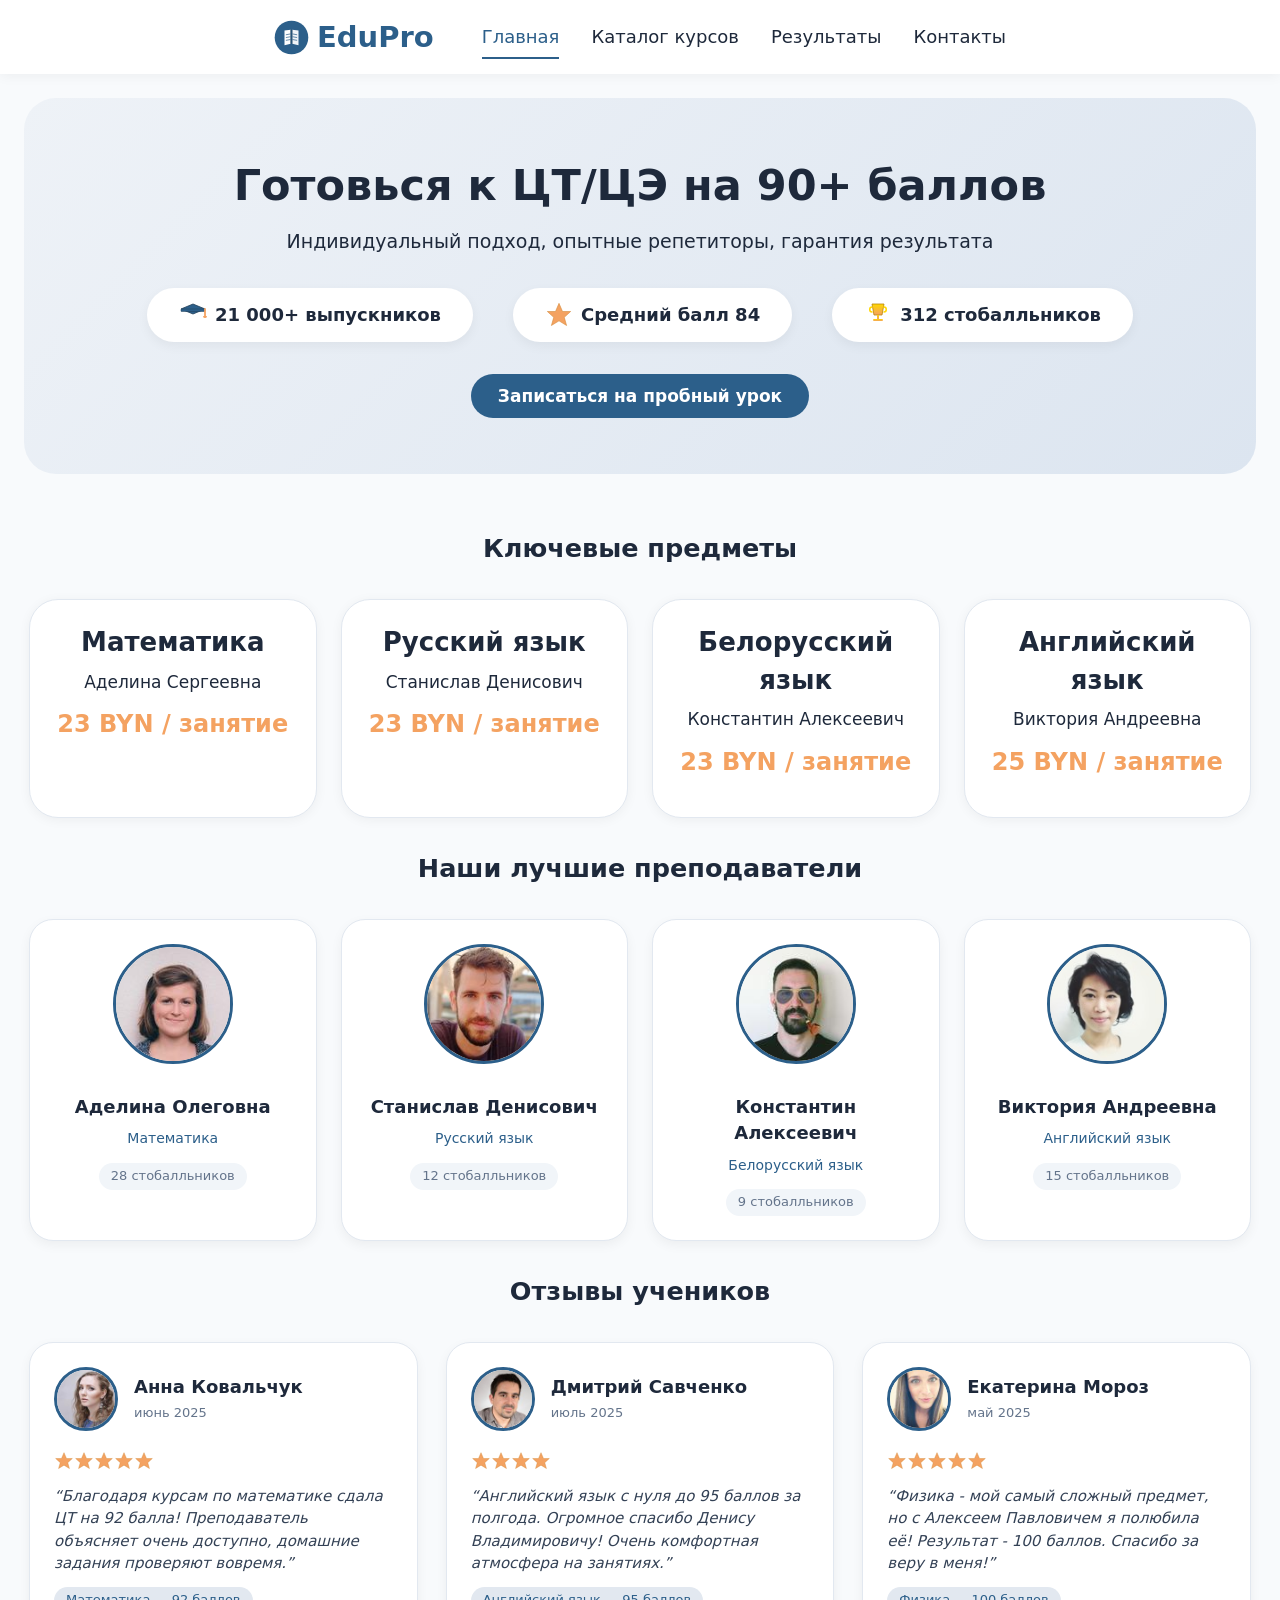
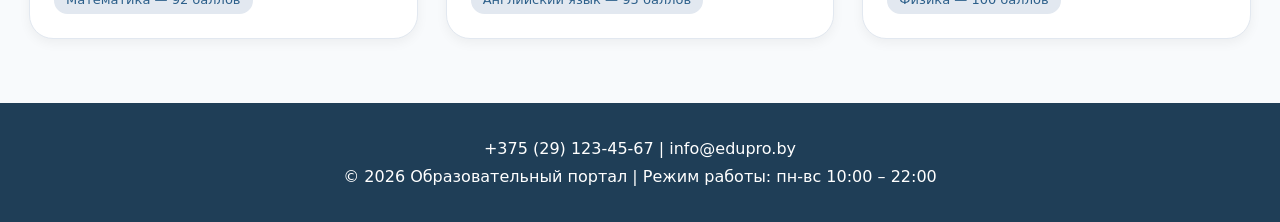
<file: index.html>
<!DOCTYPE html>
<html lang="ru">
<head>
    <meta charset="UTF-8">
    <meta name="viewport" content="width=device-width, initial-scale=1.0, viewport-fit=cover">
    <title>Главная | EduPro</title>
    <link rel="stylesheet" href="scss/common.css">
    <link rel="stylesheet" href="scss/index.css">
</head>
<body>
    <header>
        <nav class="navbar">
            <div class="logo">
                <img src="svg/logo.svg" alt="EduPro">
                <span>EduPro</span>
            </div>
            <ul class="nav-menu">
                <li><a href="index.html" class="active">Главная</a></li>
                <li><a href="catalog.html">Каталог курсов</a></li>
                <li><a href="results.html">Результаты</a></li>
                <li><a href="contacts.html">Контакты</a></li>
            </ul>
            <div class="burger">☰</div>
        </nav>
    </header>

    <main>
        <section class="hero">
            <h1>Готовься к ЦТ/ЦЭ на 90+ баллов</h1>
            <p>Индивидуальный подход, опытные репетиторы, гарантия результата</p>
            <div class="stats">
                <div class="stat-card">
                    <img src="svg/cap.svg" alt="🎓" class="stat-icon">
                    21 000+ выпускников
                </div>
                <div class="stat-card">
                    <img src="svg/star.svg" alt="⭐" class="stat-icon">
                    Средний балл 84
                </div>
                <div class="stat-card">
                    <img src="svg/trophy.svg" alt="🏆" class="stat-icon">
                    312 стобалльников
                </div>
             </div>
            <button class="btn-primary" id="heroBtn">Записаться на пробный урок</button>
        </section>

        <section class="container">
            <h2> Ключевые предметы</h2>
            <div class="cards-grid" id="previewSubjects">
                <div class="course-card">
                    <div class="course-title">Загрузка...</div>
                    <div class="teacher-name">Загрузка...</div>
                    <div class="price">--- BYN</div>
                </div>
                <div class="course-card">
                    <div class="course-title">Загрузка...</div>
                    <div class="teacher-name">Загрузка...</div>
                    <div class="price">--- BYN</div>
                </div>
                <div class="course-card">
                    <div class="course-title">Загрузка...</div>
                    <div class="teacher-name">Загрузка...</div>
                    <div class="price">--- BYN</div>
                </div>
                <div class="course-card">
                    <div class="course-title">Загрузка...</div>
                    <div class="teacher-name">Загрузка...</div>
                    <div class="price">--- BYN</div>
                </div>
            </div>

            <h2> Наши лучшие преподаватели</h2>
            <div class="teachers-grid">
                <div class="teacher-card">
                    <img src="image/photo/teacher_1.jpg" alt="Анна Петровна" class="teacher-photo">
                    <h3 class="teacher-name">Аделина Олеговна</h3>
                    <div class="teacher-subject">Математика</div>
                    <div class="teacher-achievement">28 стобалльников</div>
                </div>
                <div class="teacher-card">
                    <img src="image/photo/teacher_2.jpg" alt="Сергей Александрович" class="teacher-photo">
                    <h3 class="teacher-name">Станислав Денисович</h3>
                    <div class="teacher-subject">Русский язык</div>
                    <div class="teacher-achievement">12 стобалльников</div>
                </div>
                <div class="teacher-card">
                    <img src="image/photo/teacher_3.jpg" alt="Денис Владимирович" class="teacher-photo">
                    <h3 class="teacher-name">Константин Алексеевич</h3>
                    <div class="teacher-subject">Белорусский язык</div>
                    <div class="teacher-achievement">9 стобалльников</div>
                </div>
                <div class="teacher-card">
                    <img src="image/photo/teacher_4.jpg" alt="Екатерина Сергеевна" class="teacher-photo">
                    <h3 class="teacher-name">Виктория Андреевна</h3>
                    <div class="teacher-subject">Английский язык</div>
                    <div class="teacher-achievement">15 стобалльников</div>
                </div>
            </div>

            <h2> Отзывы учеников</h2>
            <div class="reviews-grid">
                <div class="testimonial-card">
                    <div class="testimonial-header">
                        <img src="image/photo/stud_1.jpg" alt="Анастасия Бочко" class="testimonial-photo">
                        <div class="testimonial-info">
                            <h4>Анастасия Бочко</h4>
                            <div class="testimonial-date">июнь 2025</div>
                        </div>
                    </div>
                    <div class="testimonial-stars"></div>
                    <div class="testimonial-text">“Благодаря курсам по математике сдала ЦТ на 80 баллов! Преподаватель отлично объясняет очень сложные темы, домашние задания проверяют вовремя.”</div>
                    <span class="testimonial-subject">Математика — 80 баллов</span>
                </div>
                <div class="testimonial-card">
                    <div class="testimonial-header">
                        <img src="image/photo/stud_2.jpg" alt="Лис Денис" class="testimonial-photo">
                        <div class="testimonial-info">
                            <h4>Лис Денис</h4>
                            <div class="testimonial-date">июль 2025</div>
                        </div>
                    </div>
                    <div class="testimonial-stars"></div>
                    <div class="testimonial-text">“С нуля до 67 баллов по английскому всего за полгода! Денис Владимирович — настоящий профессионал, занятия проходили в очень комфортной атмосфере.”</div>
                    <span class="testimonial-subject">Английский язык — 67 баллов</span>
                </div>
                <div class="testimonial-card">
                    <div class="testimonial-header">
                        <img src="image/photo/stud_3.jpg" alt="Екатерина Мороз" class="testimonial-photo">
                        <div class="testimonial-info">
                            <h4>Екатерина Мороз</h4>
                            <div class="testimonial-date">май 2025</div>
                        </div>
                    </div>
                    <div class="testimonial-stars"></div>
                    <div class="testimonial-text">“Физика - мой самый сложный предмет, но с Алексеем Павловичем я полюбила её! Результат - 95 баллов. Спасибо за веру в меня!”</div>
                    <span class="testimonial-subject">Физика - 95 баллов</span>
                </div>
            </div>
        </section>
    </main>

    <footer>
        <p> +375 (29) 123-45-67 |  info@edupro.by</p>
        <p>© 2026 Образовательный портал | Режим работы: пн-вс 10:00 – 22:00</p>  
    </footer>

    <script src="script.js"></script>
    <script>
    document.addEventListener('DOMContentLoaded', () => {
        if (typeof window.fillHomePreview === 'function') fillHomePreview();
        
        const heroBtn = document.getElementById('heroBtn');
        if (heroBtn) {
            heroBtn.onclick = () => {
                window.location.href = 'catalog.html';  // или 'contacts.html'
            };
        }
    });
</script>
</body>
</html>
</file>
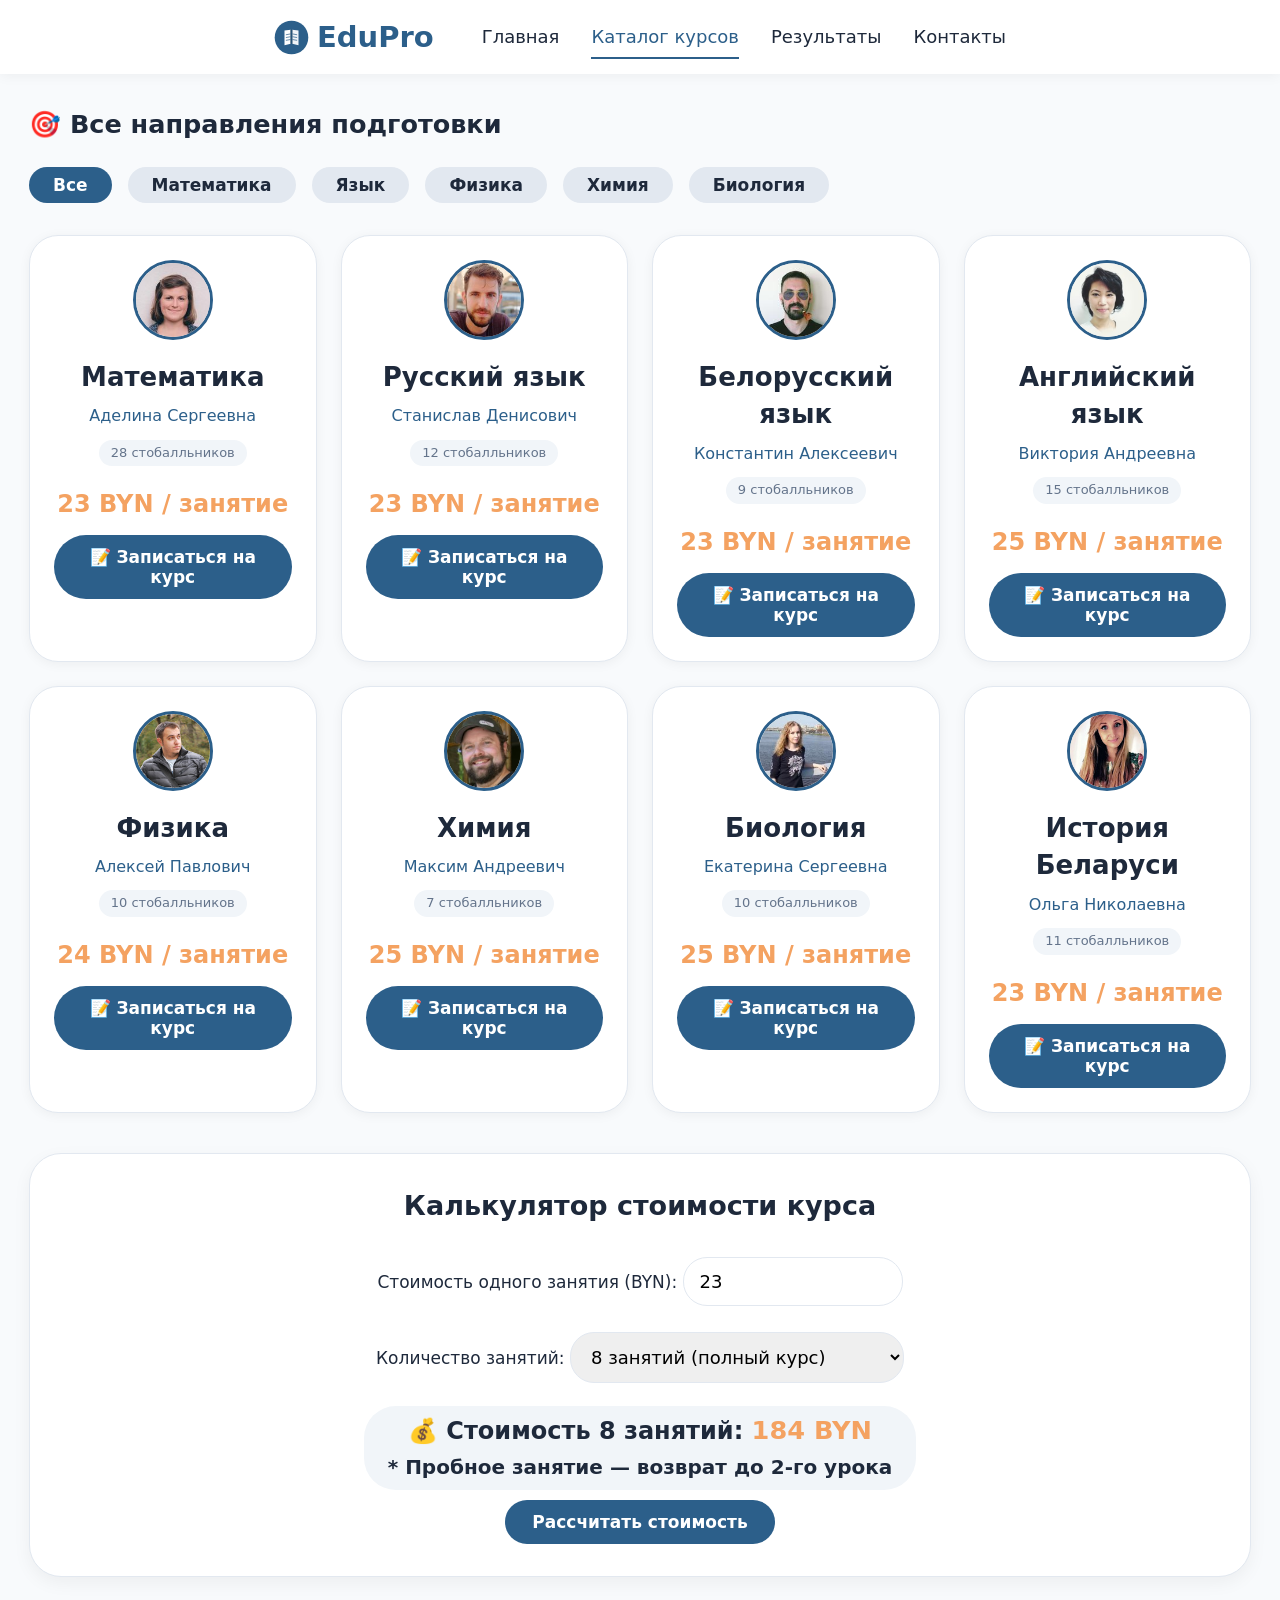
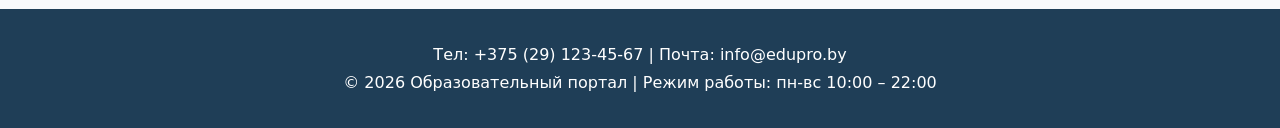
<file: catalog.html>
<!DOCTYPE html>
<html lang="ru">
<head>
    <meta charset="UTF-8">
    <meta name="viewport" content="width=device-width, initial-scale=1.0">
    <title>Каталог курсов | EduPro</title>
    <link rel="stylesheet" href="scss/common.css">
    <link rel="stylesheet" href="scss/catalog.css">
</head>
<body>
    <header>
        <nav class="navbar">
             <div class="logo">
                <img src="svg/logo.svg" alt="EduPro">
                <span>EduPro</span>
            </div>
            <ul class="nav-menu">
                <li><a href="index.html">Главная</a></li>
                <li><a href="catalog.html" class="active">Каталог курсов</a></li>
                <li><a href="results.html">Результаты</a></li>
                <li><a href="contacts.html">Контакты</a></li>
            </ul>
            <div class="burger">☰</div>
        </nav>
    </header>

    <main class="container">
        <h2>🎯 Все направления подготовки</h2>
        <div class="filter-bar" id="filterBar">
            <button class="filter-btn active" data-filter="all">Все</button>
            <button class="filter-btn" data-filter="математика">Математика</button>
            <button class="filter-btn" data-filter="язык">Язык</button>
            <button class="filter-btn" data-filter="физика">Физика</button>
            <button class="filter-btn" data-filter="химия">Химия</button>
            <button class="filter-btn" data-filter="биология">Биология</button>
        </div>
        
        <!-- Карточки курсов -->
        <div class="cards-grid" id="catalogGrid">
            
            <!-- Математика -->
            <div class="course-card" data-category="математика">
                <div class="teacher-photo-small">
                    <img src="image/photo/teacher_1.jpg" alt="Аделина Олеговна">
                </div>
                <div class="course-title">Математика</div>
                <div class="teacher-name-small"> Аделина Олеговна</div>
                <div class="achievement-small"> 8 стобалльников</div>
                <div class="price">23 BYN / занятие</div>
                <button class="enrollBtn" data-course="Математика">📝 Записаться на курс</button>
            </div>

            <!-- Русский язык -->
            <div class="course-card" data-category="язык">
                <div class="teacher-photo-small">
                    <img src="image/photo/teacher_2.jpg" alt="Олег Станиславович" >
                </div>
                <div class="course-title">Русский язык</div>
                <div class="teacher-name-small"> Олег Станиславович</div>
                <div class="achievement-small"> 12 стобалльников</div>
                <div class="price">23 BYN / занятие</div>
                <button class="enrollBtn" data-course="Русский язык">📝 Записаться на курс</button>
            </div>

            <!-- Белорусский язык -->
            <div class="course-card" data-category="язык">
                <div class="teacher-photo-small">
                    <img src="image/photo/teacher_3.jpg" alt="Михаил Сергеевич" >
                </div>
                <div class="course-title">Белорусский язык</div>
                <div class="teacher-name-small"> Михаил Сергеевич</div>
                <div class="achievement-small"> 9 стобалльников</div>
                <div class="price">23 BYN / занятие</div>
                <button class="enrollBtn" data-course="Белорусский язык">📝 Записаться на курс</button>
            </div>

            <!-- Английский язык -->
            <div class="course-card" data-category="язык">
                <div class="teacher-photo-small">
                    <img src="image/photo/teacher_4.jpg" alt="Джуди Павловна" >
                </div>
                <div class="course-title">Английский язык</div>
                <div class="teacher-name-small"> Джуди Павловна</div>
                <div class="achievement-small"> 15 стобалльников</div>
                <div class="price">25 BYN / занятие</div>
                <button class="enrollBtn" data-course="Английский язык">📝 Записаться на курс</button>
            </div>

            <!-- Физика -->
            <div class="course-card" data-category="физика">
                <div class="teacher-photo-small">
                    <img src="image/photo/teacher_5.jpg" alt="Алексей Павлович" >
                </div>
                <div class="course-title">Физика</div>
                <div class="teacher-name-small"> Алексей Павлович</div>
                <div class="achievement-small"> 10 стобалльников</div>
                <div class="price">24 BYN / занятие</div>
                <button class="enrollBtn" data-course="Физика">📝 Записаться на курс</button>
            </div>

            <!-- Химия -->
            <div class="course-card" data-category="химия">
                <div class="teacher-photo-small">
                    <img src="image/photo/teacher_6.jpg" alt="Максим Андреевич" >
                </div>
                <div class="course-title">Химия</div>
                <div class="teacher-name-small"> Максим Андреевич</div>
                <div class="achievement-small"> 7 стобалльников</div>
                <div class="price">25 BYN / занятие</div>
                <button class="enrollBtn" data-course="Химия">📝 Записаться на курс</button>
            </div>

            <!-- Биология -->
            <div class="course-card" data-category="биология">
                <div class="teacher-photo-small">
                    <img src="image/photo/teacher_7.jpg" alt="Екатерина Сергеевна" >
                </div>
                <div class="course-title">Биология</div>
                <div class="teacher-name-small"> Екатерина Сергеевна</div>
                <div class="achievement-small"> 10 стобалльников</div>
                <div class="price">25 BYN / занятие</div>
                <button class="enrollBtn" data-course="Биология">📝 Записаться на курс</button>
            </div>

            <!-- История Беларуси -->
            <div class="course-card" data-category="история">
                <div class="teacher-photo-small">
                    <img src="image/photo/teacher_8.jpg" alt="Ольга Николаевна" >
                </div>
                <div class="course-title">История Беларуси</div>
                <div class="teacher-name-small"> Ольга Николаевна</div>
                <div class="achievement-small"> 11 стобалльников</div>
                <div class="price">23 BYN / занятие</div>
                <button class="enrollBtn" data-course="История Беларуси">📝 Записаться на курс</button>
            </div>
        </div>

        <!-- Калькулятор стоимости -->
        <div class="calculator">
            <h3> Калькулятор стоимости курса</h3>
            
            <div class="calc-field">
                <label style="font-weight:500;">Стоимость одного занятия (BYN):</label>
                <input type="number" id="lessonPrice" class="calc-input" value="23" step="1" min="10" max="99">
            </div>
            
            <div class="calc-field">
                <label style="font-weight:500;">Количество занятий:</label>
                <select id="lessonsCount" class="calc-input" style="width:auto;">
                    <option value="4">4 занятия (половина модуля)</option>
                    <option value="8" selected>8 занятий (полный курс)</option>
                    <option value="12">12 занятий (интенсив)</option>
                    <option value="16">16 занятий (углублённый)</option>
                </select>
            </div>
            
            <div class="result" id="calcResult"> Стоимость 8 занятий: <strong>184 BYN</strong></div>
            
            <div class="calc-action">
                <button id="calcBtn">Рассчитать стоимость</button>
            </div>
    </main>

    <footer>
        <p>Тел: +375 (29) 123-45-67 | Почта: info@edupro.by</p>
        <p>© 2026 Образовательный портал | Режим работы: пн-вс 10:00 – 22:00</p>  
    </footer>

    <script src="script.js"></script>
    <script>
        document.addEventListener('DOMContentLoaded', () => {
            // Фильтрация карточек
            const filterBtns = document.querySelectorAll('.filter-btn');
            const cards = document.querySelectorAll('.course-card');

            filterBtns.forEach(btn => {
                btn.addEventListener('click', () => {
                    filterBtns.forEach(b => b.classList.remove('active'));
                    btn.classList.add('active');
                    const filterValue = btn.dataset.filter;
                    
                    cards.forEach(card => {
                        if (filterValue === 'all' || card.dataset.category === filterValue) {
                            card.style.display = 'block';
                        } else {
                            card.style.display = 'none';
                        }
                    });
                });
            });

            // Калькулятор
            const priceInput = document.getElementById('lessonPrice');
            const lessonsSelect = document.getElementById('lessonsCount');
            const calcBtn = document.getElementById('calcBtn');
            const resultDiv = document.getElementById('calcResult');

            if (calcBtn && priceInput && lessonsSelect) {
                const updateCalculator = () => {
                    let price = parseFloat(priceInput.value) || 23;
                    price = Math.min(99, Math.max(10, price));
                    priceInput.value = price;
                    const total = price * parseInt(lessonsSelect.value, 10);
                    resultDiv.innerHTML = `💰 Стоимость <strong>${lessonsSelect.value} занятий</strong>: <span style="color:#f4a261; font-size:1.6rem;">${total} BYN</span><br><small>* Пробное занятие — возврат до 2-го урока</small>`;
                };
                calcBtn.addEventListener('click', updateCalculator);
                priceInput.addEventListener('input', updateCalculator);
                lessonsSelect.addEventListener('change', updateCalculator);
                updateCalculator();
            }

           
        });
    </script>
</body>
</html>
</file>
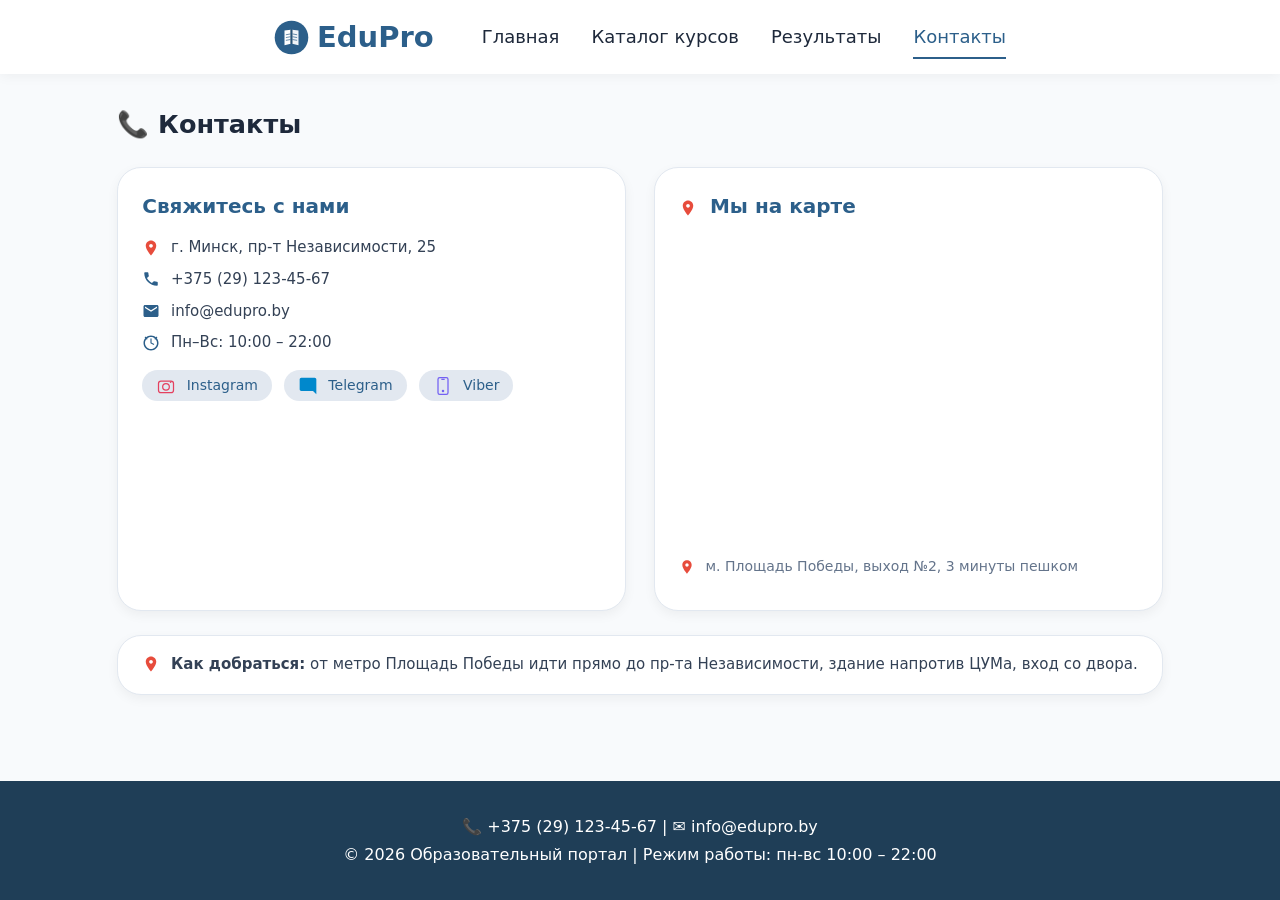
<file: contacts.html>
<!DOCTYPE html>
<html lang="ru">
<head>
    <meta charset="UTF-8">
    <meta name="viewport" content="width=device-width, initial-scale=1.0">
    <title>Контакты | EduPro</title>
    <link rel="stylesheet" href="scss/common.css">
    <link rel="stylesheet" href="scss/contacts.css">
</head>
<body>
    <header>
        <nav class="navbar">
            <div class="logo">
                <img src="svg/logo.svg" alt="EduPro">
                <span>EduPro</span>
            </div>
            <ul class="nav-menu">
                <li><a href="index.html">Главная</a></li>
                <li><a href="catalog.html">Каталог курсов</a></li>
                <li><a href="results.html">Результаты</a></li>
                <li><a href="contacts.html" class="active">Контакты</a></li>
            </ul>
            <div class="burger">☰</div>
        </nav>
    </header>

    <main class="container">
        <h2>📞 Контакты</h2>
        
        <div class="contact-grid">
            <!-- Контактная информация -->
            <div class="contact-card">
                <h3>Свяжитесь с нами</h3>
                <p>
                    <img src="svg/location.svg" alt="📍" class="contact-icon">
                    г. Минск, пр-т Независимости, 25
                </p>
                <p>
                    <img src="svg/phone.svg" alt="📞" class="contact-icon">
                    +375 (29) 123-45-67
                </p>
                <p>
                    <img src="svg/mail.svg" alt="✉️" class="contact-icon">
                    info@edupro.by
                </p>
                <p>
                    <img src="svg/clock.svg" alt="⏰" class="contact-icon">
                    Пн–Вс: 10:00 – 22:00
                </p>
                <div class="social">
                    <span>
                        <img src="svg/photo.svg" alt="📷" class="social-icon">
                        Instagram
                    </span>
                    <span>
                        <img src="svg/message.svg" alt="💬" class="social-icon">
                        Telegram
                    </span>
                    <span>
                        <img src="svg/smartphone.svg" alt="📱" class="social-icon">
                        Viber
                    </span>
                </div>
            </div>

            <!-- Google Карта -->
            <div class="contact-card">
                <h3>
                    <img src="svg/location.svg" alt="📍" class="contact-icon">
                    Мы на карте
                </h3>
                <div style="margin-top: 10px; border-radius: 16px; overflow: hidden;">
                    <iframe 
                        src="https://www.google.com/maps/embed?pb=!1m18!1m12!1m3!1d2350.507273750371!2d27.5782567763154!3d53.90275167248078!2m3!1f0!2f0!3f0!3m2!1i1024!2i768!4f13.1!3m3!1m2!1s0x46dbcfb5f5e3c7b5%3A0x4b5b5b5b5b5b5b5b!2z0L_RgC3RgiDQndC10LfQsNCy0LjRgdC40LzQvtGB0YLQuCwgMjUsINCc0LjQvdGB0Lo!5e0!3m2!1sru!2sby!4v1700000000000!5m2!1sru!2sby" 
                        width="100%" 
                        height="300" 
                        style="border:0;" 
                        allowfullscreen="" 
                        loading="lazy"
                        referrerpolicy="no-referrer-when-downgrade">
                    </iframe>
                </div>
                <p style="margin-top: 12px; font-size: 14px; color: #64748b;">
                    <img src="svg/location.svg" alt="🚇" class="contact-icon" style="width:16px;height:16px;">
                    м. Площадь Победы, выход №2, 3 минуты пешком
                </p>
            </div>
        </div>

        <!-- Дополнительная информация -->
        <div class="map-card">
            <p>
                <img src="svg/location.svg" alt="🗺️" class="contact-icon">
                <strong>Как добраться:</strong> от метро Площадь Победы идти прямо до пр-та Независимости, здание напротив ЦУМа, вход со двора.
            </p>
        </div>
    </main>

    <footer>
        <p>📞 +375 (29) 123-45-67 | ✉️ info@edupro.by</p>
        <p>© 2026 Образовательный портал | Режим работы: пн-вс 10:00 – 22:00</p>  
    </footer>
    
    <script src="script.js"></script>
</body>
</html>
</file>
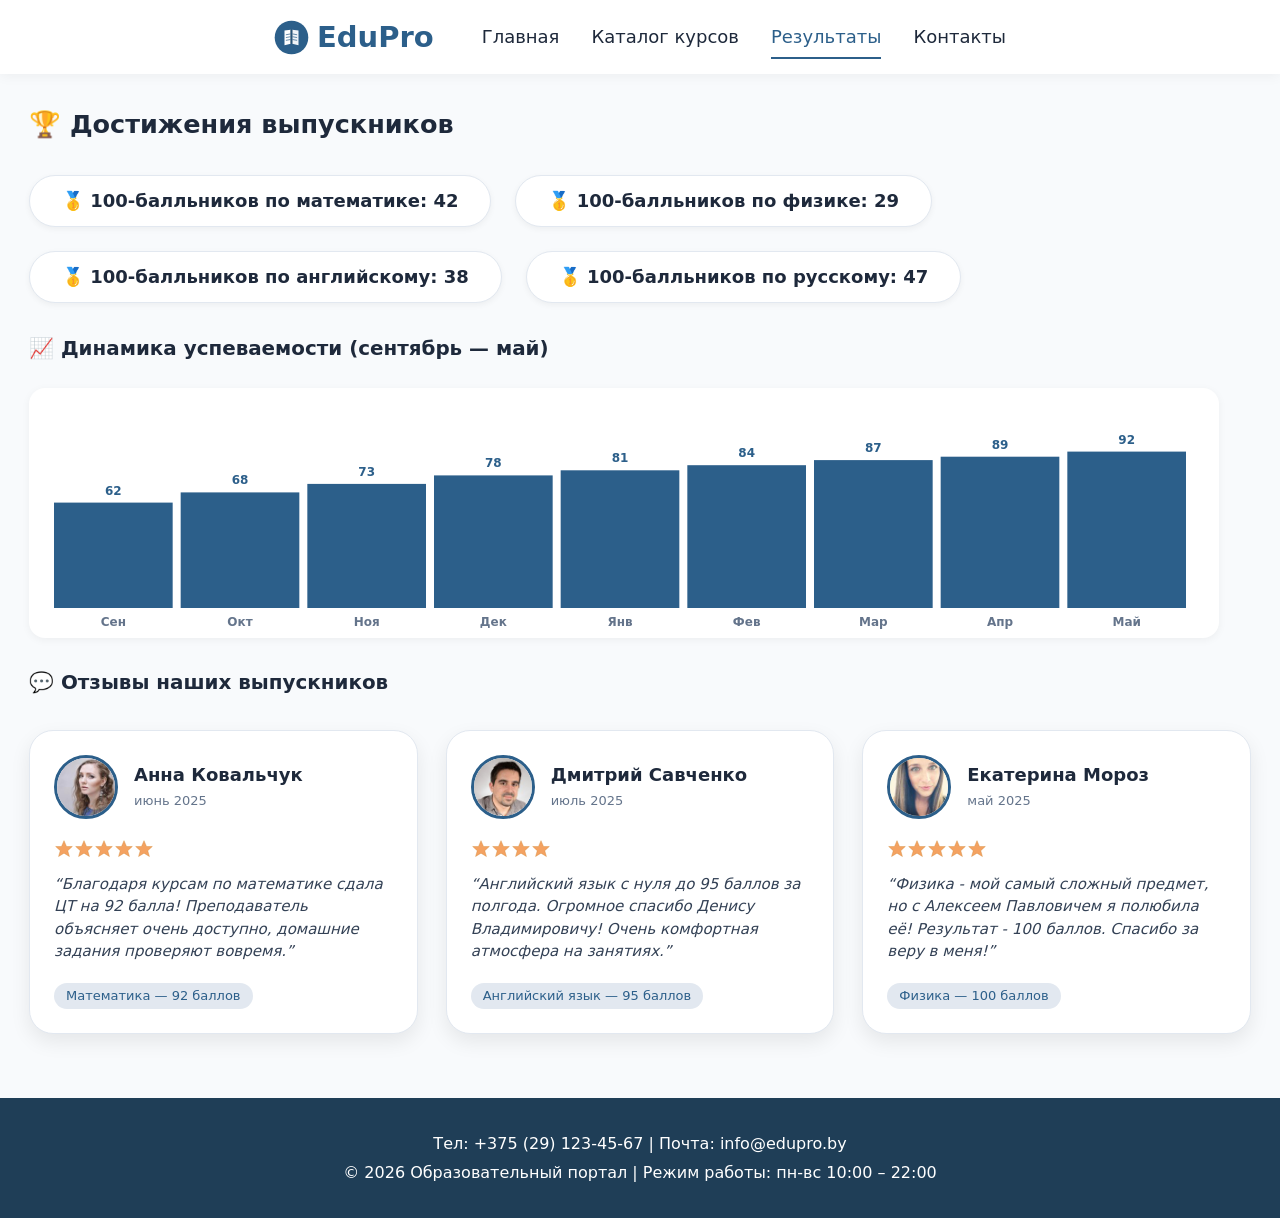
<file: results.html>
<!DOCTYPE html>
<html lang="ru">
<head>
    <meta charset="UTF-8">
    <meta name="viewport" content="width=device-width, initial-scale=1.0">
    <title>Результаты учеников | EduPro</title>
    <link rel="stylesheet" href="scss/common.css">
    <link rel="stylesheet" href="scss/results.css">
</head>
<body>
    <header>
        <nav class="navbar">
             <div class="logo">
                <img src="svg/logo.svg" alt="EduPro">
                <span>EduPro</span>
            </div>
            <ul class="nav-menu">
                <li><a href="index.html">Главная</a></li>
                <li><a href="catalog.html">Каталог курсов</a></li>
                <li><a href="results.html" class="active">Результаты</a></li>
                <li><a href="contacts.html">Контакты</a></li>
            </ul>
            <div class="burger">☰</div>
        </nav>
    </header>

    <main class="container">
        <!-- Блок достижений (выравнивание по левому краю) -->
        <div class="results-section">
            <h2>🏆 Достижения выпускников</h2>
            <div class="stats-grid stats-grid-left">
                <div class="stat-card">🥇 100-балльников по математике: 42</div>
                <div class="stat-card">🥇 100-балльников по физике: 29</div>
                <div class="stat-card">🥇 100-балльников по английскому: 38</div>
                <div class="stat-card">🥇 100-балльников по русскому: 47</div>
            </div>
        </div>

        <!-- График успеваемости (сентябрь - май) -->
        <div class="results-section">
            <h3>📈 Динамика успеваемости (сентябрь — май)</h3>
            <canvas id="progressChart" width="600" height="250" style="max-width:100%; background:#fff; border-radius:16px;"></canvas>
        </div>

        <!-- ОТЗЫВЫ  -->
        <div class="results-section">
            <h3>💬 Отзывы наших выпускников</h3>
            <div class="reviews-grid">
                
                <!-- Отзыв 1 -->
                <div class="testimonial-card">
                    <div class="testimonial-header">
                        <img src="image/photo/stud_3.jpg" alt="Анна Ковальчук" class="testimonial-photo" onerror="this.src='https://via.placeholder.com/64?text=Фото'">
                        <div class="testimonial-info">
                            <h4>Анна Ковальчук</h4>
                            <div class="testimonial-date">июнь 2025</div>
                        </div>
                    </div>
                    <div class="testimonial-stars"></div>
                    <div class="testimonial-text">“Благодаря курсам по математике сдала ЦТ на 92 балла! Преподаватель объясняет очень доступно, домашние задания проверяют вовремя.”</div>
                    <span class="testimonial-subject">Математика — 92 балла</span>
                </div>

                <!-- Отзыв 2 -->
                <div class="testimonial-card">
                    <div class="testimonial-header">
                        <img src="image/photo/stud_2.jpg" alt="Дмитрий Савченко" class="testimonial-photo" onerror="this.src='https://via.placeholder.com/64?text=Фото'">
                        <div class="testimonial-info">
                            <h4>Дмитрий Савченко</h4>
                            <div class="testimonial-date">июль 2025</div>
                        </div>
                    </div>
                    <div class="testimonial-stars"></div>
                    <div class="testimonial-text">“Английский язык с нуля до 95 баллов за полгода. Огромное спасибо Денису Владимировичу! Очень комфортная атмосфера на занятиях.”</div>
                    <span class="testimonial-subject">Английский язык — 95 баллов</span>
                </div>

                <!-- Отзыв 3 -->
                <div class="testimonial-card">
                    <div class="testimonial-header">
                        <img src="image/photo/stud_1.jpg" alt="Екатерина Мороз" class="testimonial-photo" onerror="this.src='https://via.placeholder.com/64?text=Фото'">
                        <div class="testimonial-info">
                            <h4>Екатерина Мороз</h4>
                            <div class="testimonial-date">май 2025</div>
                        </div>
                    </div>
                    <div class="testimonial-stars"></div>
                    <div class="testimonial-text">“Физика - мой самый сложный предмет, но с Алексеем Павловичем я полюбила её! Результат - 100 баллов. Спасибо за веру в меня!”</div>
                    <span class="testimonial-subject">Физика - 100 баллов</span>
                </div>
            </div>
        </div>
    </main>

   <footer>
        <p>Тел: +375 (29) 123-45-67 | Почта: info@edupro.by</p>
        <p>© 2026 Образовательный портал | Режим работы: пн-вс 10:00 – 22:00</p>  
    </footer>

    <script src="script.js"></script>
    <script>
        // Только график (отзывы уже в HTML, не трогаем)
        document.addEventListener('DOMContentLoaded', () => {
            if (typeof window.drawProgressChart === 'function') {
                window.drawProgressChart();
            } else if (typeof window.initResults === 'function') {
                // fallback если функция называется initResults
                window.initResults();
            }
        });
    </script>
</body>
</html>
</file>
<file: scss/common.css>
* {
  margin: 0;
  padding: 0;
  box-sizing: border-box;
  font-family: system-ui, "Segoe UI", "Roboto", sans-serif;
}

body {
  background: #f8fafc;
  color: #1e293b;
  font-size: 17px;
  line-height: 1.45;
  display: flex;
  flex-direction: column;
  min-height: 100vh;
}

main {
  flex: 1;
}

.navbar {
  background: #ffffff;
  padding: 0 32px;
  display: flex;
  justify-content: center;
  align-items: center;
  flex-wrap: wrap;
  gap: 48px;
  box-shadow: 0 2px 12px rgba(0, 0, 0, 0.05);
}
.navbar .logo {
  display: flex;
  align-items: center;
  gap: 8px;
  font-size: 29px;
  font-weight: bold;
  color: #2c5f8a;
  padding: 16px 0;
  text-decoration: none;
}
.navbar .logo svg {
  width: 40px;
  height: 40px;
  display: block;
}
.navbar .logo span {
  font-size: 29px;
  font-weight: bold;
  color: #2c5f8a;
}
.navbar .nav-menu {
  display: flex;
  list-style: none;
  gap: 32px;
}
.navbar .nav-menu a {
  text-decoration: none;
  color: #1e293b;
  font-weight: 500;
  font-size: 18px;
  padding: 10px 0;
}
.navbar .nav-menu a.active, .navbar .nav-menu a:hover {
  color: #2c5f8a;
  border-bottom: 2px solid #2c5f8a;
}
.navbar .burger {
  display: none;
  font-size: 32px;
  cursor: pointer;
}

@media (max-width: 768px) {
  .navbar .nav-menu {
    display: none;
    width: 100%;
    flex-direction: column;
    gap: 24px;
    text-align: center;
    background: #ffffff;
    padding: 16px 0;
  }
  .navbar .nav-menu.show {
    display: flex;
  }
  .navbar .nav-menu a {
    padding: 13px 0;
  }
  .navbar .burger {
    display: block;
  }
  .container {
    padding: 24px 16px;
  }
}
.container {
  max-width: 1280px;
  margin: 0 auto;
  padding: 32px 29px;
}

.stats {
  display: flex;
  justify-content: center;
  gap: 40px;
  flex-wrap: wrap;
  margin: 32px 0;
}

.stat-card {
  background: #ffffff;
  padding: 13px 32px;
  border-radius: 48px;
  font-weight: bold;
  font-size: 18px;
  box-shadow: 0 2px 12px rgba(0, 0, 0, 0.05);
  display: flex;
  align-items: center;
  gap: 8px;
}

.cards-grid {
  display: grid;
  grid-template-columns: repeat(4, 1fr);
  gap: 24px;
  margin: 32px 0;
}
@media (max-width: 900px) {
  .cards-grid {
    grid-template-columns: repeat(2, 1fr);
    gap: 20px;
  }
}
@media (max-width: 600px) {
  .cards-grid {
    grid-template-columns: 1fr;
    gap: 20px;
  }
}

.course-card {
  background: #ffffff;
  border-radius: 29px;
  padding: 24px;
  box-shadow: 0 2px 12px rgba(0, 0, 0, 0.05);
  border: 1px solid #e2e8f0;
  transition: transform 0.2s;
  text-align: center;
}
.course-card:hover {
  transform: translateY(-4px);
}
.course-card .course-title {
  font-size: 26px;
  font-weight: bold;
  margin-bottom: 8px;
}
.course-card .price {
  font-size: 24px;
  font-weight: bold;
  color: #f4a261;
  margin: 13px 0;
}

.btn-primary, button, .enrollBtn, .filter-btn, #sendFeedbackBtn, #calcBtn {
  background: #2c5f8a;
  color: #ffffff;
  border: none;
  padding: 12px 27px;
  border-radius: 48px;
  font-size: 17px;
  font-weight: 600;
  cursor: pointer;
  transition: 0.2s;
}
.btn-primary:hover, button:hover, .enrollBtn:hover, .filter-btn:hover, #sendFeedbackBtn:hover, #calcBtn:hover {
  background: #1f3e57;
  transform: scale(0.98);
}

footer {
  text-align: center;
  background: #1f3e57;
  color: #ffffff;
  padding: 29px;
  font-size: 16px;
  margin-top: auto;
}
footer p {
  margin: 5px 0;
}

.star-icon, .trophy-icon, .cap-icon, .stat-icon {
  width: 20px;
  height: 20px;
  vertical-align: middle;
}

.stat-icon {
  width: 28px;
  height: 28px;
}

@media (max-width: 600px) {
  .star-icon, .trophy-icon, .cap-icon {
    width: 16px;
    height: 16px;
  }
  .stat-icon {
    width: 22px;
    height: 22px;
  }
  .stat-card {
    padding: 10px 20px;
    font-size: 16px;
  }
}
.contact-icon,
.social-icon {
  width: 18px;
  height: 18px;
  vertical-align: middle;
  margin-right: 6px;
}

.social-icon {
  width: 20px;
  height: 20px;
}

@media (max-width: 600px) {
  .contact-icon,
  .social-icon {
    width: 14px;
    height: 14px;
  }
  .social-icon {
    width: 16px;
    height: 16px;
  }
}/*# sourceMappingURL=common.css.map */
</file>
<file: scss/index.css>
.hero {
  background: linear-gradient(135deg, #eef2f7, #dce5f0);
  border-radius: 32px;
  padding: 56px 32px;
  text-align: center;
  margin: 24px;
}
.hero h1 {
  font-size: 43px;
  margin-bottom: 12px;
}
.hero p {
  font-size: 19px;
}

.stats {
  display: flex;
  justify-content: center;
  gap: 40px;
  flex-wrap: wrap;
  margin: 32px 0;
}
.stats .stat-card {
  background: #ffffff;
  padding: 13px 32px;
  border-radius: 48px;
  font-weight: bold;
  font-size: 18px;
  box-shadow: 0 4px 12px rgba(0, 0, 0, 0.05);
}

.reviews-grid {
  display: grid;
  grid-template-columns: repeat(3, 1fr);
  gap: 28px;
  margin: 32px 0;
}
@media (max-width: 900px) {
  .reviews-grid {
    grid-template-columns: repeat(2, 1fr);
    gap: 20px;
  }
}
@media (max-width: 600px) {
  .reviews-grid {
    grid-template-columns: 1fr;
  }
}

.testimonial-card {
  background: #ffffff;
  border-radius: 24px;
  padding: 24px;
  box-shadow: 0 4px 12px rgba(0, 0, 0, 0.05);
  border: 1px solid #e2e8f0;
  transition: transform 0.2s;
  display: flex;
  flex-direction: column;
}
.testimonial-card:hover {
  transform: translateY(-4px);
}
.testimonial-card .testimonial-header {
  display: flex;
  align-items: center;
  gap: 16px;
  margin-bottom: 16px;
}
.testimonial-card .testimonial-photo {
  width: 64px;
  height: 64px;
  border-radius: 50%;
  -o-object-fit: cover;
     object-fit: cover;
  border: 3px solid #2c5f8a;
}
@media (max-width: 600px) {
  .testimonial-card .testimonial-photo {
    width: 52px;
    height: 52px;
  }
}
.testimonial-card .testimonial-info h4 {
  font-size: 18px;
  font-weight: bold;
  margin: 0 0 4px;
  color: #1e293b;
}
.testimonial-card .testimonial-date {
  font-size: 13px;
  color: #64748b;
}
.testimonial-card .testimonial-stars {
  color: #f4a261;
  font-size: 18px;
  letter-spacing: 2px;
  margin-bottom: 12px;
}
.testimonial-card .testimonial-text {
  font-size: 15px;
  line-height: 1.5;
  color: #334155;
  font-style: italic;
  margin-bottom: 12px;
  flex: 1;
}
.testimonial-card .testimonial-subject {
  display: inline-block;
  background: #e2e8f0;
  padding: 4px 12px;
  border-radius: 20px;
  font-size: 13px;
  font-weight: 500;
  color: #2c5f8a;
  align-self: flex-start;
}
@media (max-width: 600px) {
  .testimonial-card {
    padding: 18px;
  }
}

.teachers-grid {
  display: grid;
  grid-template-columns: repeat(4, 1fr);
  gap: 24px;
  margin: 32px 0;
}
@media (max-width: 900px) {
  .teachers-grid {
    grid-template-columns: repeat(2, 1fr);
  }
}
@media (max-width: 600px) {
  .teachers-grid {
    grid-template-columns: 1fr;
  }
}
.teachers-grid .teacher-card {
  background: #ffffff;
  border-radius: 24px;
  padding: 24px;
  text-align: center;
  box-shadow: 0 4px 12px rgba(0, 0, 0, 0.05);
  border: 1px solid #e2e8f0;
  transition: transform 0.2s;
}
.teachers-grid .teacher-card:hover {
  transform: translateY(-4px);
}
.teachers-grid .teacher-card .teacher-photo {
  width: 120px;
  height: 120px;
  border-radius: 50%;
  -o-object-fit: cover;
     object-fit: cover;
  margin-bottom: 16px;
  border: 3px solid #2c5f8a;
}
.teachers-grid .teacher-card .teacher-name {
  font-size: 18px;
  font-weight: bold;
  margin: 8px 0;
  color: #1e293b;
}
.teachers-grid .teacher-card .teacher-subject {
  font-size: 14px;
  color: #2c5f8a;
  margin: 6px 0;
  font-weight: 500;
}
.teachers-grid .teacher-card .teacher-achievement {
  font-size: 13px;
  color: #64748b;
  background: #f1f5f9;
  display: inline-block;
  padding: 4px 12px;
  border-radius: 20px;
  margin-top: 8px;
}

h2 {
  text-align: center;
}/*# sourceMappingURL=index.css.map */
</file>
<file: scss/catalog.css>
.filter-bar {
  display: flex;
  gap: 16px;
  flex-wrap: wrap;
  margin: 24px 0;
}
.filter-bar .filter-btn {
  background: #e2e8f0;
  color: #1e293b;
  padding: 8px 24px;
}
.filter-bar .filter-btn:hover {
  background: #2c5f8a;
  color: #ffffff;
}
.filter-bar .filter-btn.active {
  background: #2c5f8a;
  color: #ffffff;
}

.calculator {
  background: #ffffff;
  border-radius: 32px;
  padding: 32px;
  margin-top: 40px;
  box-shadow: 0 6px 18px rgba(0, 0, 0, 0.05);
  border: 1px solid #e2e8f0;
  text-align: center;
}
.calculator h3 {
  font-size: 27px;
  margin-bottom: 19px;
}
.calculator .calc-input {
  width: 220px;
  padding: 13px 16px;
  font-size: 18px;
  border-radius: 24px;
  border: 1px solid #e2e8f0;
  margin: 13px 0;
}
.calculator .result {
  font-size: 24px;
  font-weight: bold;
  margin: 10px;
  background: #f1f5f9;
  display: inline-block;
  padding: 6px 24px;
  border-radius: 32px;
}

.teacher-photo-small {
  text-align: center;
  margin-bottom: 12px;
}
.teacher-photo-small img {
  width: 80px;
  height: 80px;
  border-radius: 50%;
  -o-object-fit: cover;
     object-fit: cover;
  border: 3px solid #2c5f8a;
}

.teacher-name-small {
  font-size: 16px;
  font-weight: 500;
  color: #2c5f8a;
  margin: 8px 0 4px;
  text-align: center;
}

.achievement-small {
  font-size: 13px;
  color: #64748b;
  background: #f1f5f9;
  display: inline-block;
  width: auto;
  padding: 4px 12px;
  border-radius: 20px;
  margin: 8px auto;
  text-align: center;
}

@media (max-width: 900px) {
  .cards-grid {
    grid-template-columns: repeat(2, 1fr);
    gap: 20px;
  }
}
@media (max-width: 600px) {
  .cards-grid {
    grid-template-columns: 1fr;
    gap: 20px;
  }
  .filter-bar {
    justify-content: center;
  }
  .calculator .calc-input {
    width: 100%;
    max-width: 250px;
    margin: 10px auto;
    display: block;
  }
}/*# sourceMappingURL=catalog.css.map */
</file>
<file: scss/contacts.css>
.contact-grid {
  display: flex;
  gap: 28px;
  margin: 24px 0;
  flex-wrap: wrap;
}

.contact-card {
  flex: 1;
  background: #ffffff;
  border-radius: 24px;
  padding: 24px;
  box-shadow: 0 4px 12px rgba(0, 0, 0, 0.05);
  border: 1px solid #e2e8f0;
  min-width: 260px;
}
.contact-card h3 {
  font-size: 20px;
  margin-bottom: 16px;
  color: #2c5f8a;
}
.contact-card p {
  margin: 10px 0;
  font-size: 15px;
  color: #334155;
}
.contact-card input, .contact-card textarea {
  width: 100%;
  padding: 10px 14px;
  margin-bottom: 14px;
  border: 1px solid #cbd5e1;
  border-radius: 20px;
  font-size: 15px;
  font-family: inherit;
}
.contact-card input:focus, .contact-card textarea:focus {
  outline: none;
  border-color: #2c5f8a;
}
.contact-card button {
  background: #2c5f8a;
  color: #ffffff;
  border: none;
  padding: 10px 20px;
  border-radius: 30px;
  font-size: 15px;
  font-weight: 500;
  cursor: pointer;
}
.contact-card button:hover {
  background: #1f3e57;
}

.social {
  margin-top: 16px;
  display: flex;
  gap: 12px;
  flex-wrap: wrap;
}
.social span {
  background: #e2e8f0;
  padding: 5px 14px;
  border-radius: 30px;
  font-size: 14px;
  color: #2c5f8a;
  cursor: pointer;
}
.social span:hover {
  background: #2c5f8a;
  color: #ffffff;
}

.map-card {
  background: #ffffff;
  border-radius: 24px;
  padding: 18px 24px;
  margin-top: 16px;
  border: 1px solid #e2e8f0;
  box-shadow: 0 4px 12px rgba(0, 0, 0, 0.05);
}
.map-card p {
  margin: 0;
  font-size: 15px;
  color: #334155;
}

@media (max-width: 900px) {
  .contact-grid {
    gap: 20px;
  }
  .contact-card {
    padding: 20px;
  }
  .contact-card h3 {
    font-size: 18px;
  }
  .contact-card p, .contact-card input, .contact-card textarea {
    font-size: 14px;
  }
  .contact-card input, .contact-card textarea {
    padding: 8px 12px;
  }
  .contact-card button {
    padding: 8px 16px;
    font-size: 14px;
    width: 100%;
  }
  .social span {
    padding: 4px 12px;
    font-size: 13px;
  }
  .map-card {
    padding: 14px 20px;
  }
  .map-card p {
    font-size: 14px;
  }
}
@media (max-width: 768px) {
  .contact-grid {
    flex-direction: column;
    gap: 16px;
    margin: 16px 0;
  }
  .contact-card {
    flex: 100%;
    min-width: auto;
    padding: 18px;
  }
  .contact-card h3 {
    font-size: 18px;
    margin-bottom: 12px;
  }
  .contact-card p {
    font-size: 14px;
    margin: 8px 0;
  }
  .contact-card input, .contact-card textarea {
    padding: 10px 12px;
    margin-bottom: 12px;
  }
  .contact-card button {
    width: 100%;
    padding: 10px 16px;
  }
  .social {
    gap: 10px;
    justify-content: center;
  }
  .social span {
    padding: 6px 14px;
    font-size: 13px;
  }
  .map-card {
    padding: 14px 16px;
    text-align: center;
  }
  .map-card p {
    font-size: 13px;
  }
}
@media (max-width: 480px) {
  .contact-card {
    padding: 14px;
  }
  .contact-card h3 {
    font-size: 16px;
  }
  .contact-card p, .contact-card input, .contact-card textarea, .contact-card button {
    font-size: 13px;
  }
  .contact-card input, .contact-card textarea {
    padding: 8px 10px;
  }
  .contact-card button {
    padding: 8px 14px;
  }
  .social {
    gap: 8px;
  }
  .social span {
    padding: 4px 10px;
    font-size: 12px;
  }
  .map-card {
    padding: 12px;
  }
  .map-card p {
    font-size: 12px;
  }
}/*# sourceMappingURL=contacts.css.map */
</file>
<file: scss/results.css>
.stats-grid {
  display: flex;
  gap: 24px;
  flex-wrap: wrap;
  margin: 32px 0;
}
.stats-grid.stats-grid-left {
  justify-content: flex-start;
}
.stats-grid .stat-card {
  background: #ffffff;
  padding: 12px 32px;
  border-radius: 48px;
  font-weight: bold;
  font-size: 18px;
  box-shadow: 0 2px 6px rgba(0, 0, 0, 0.05);
  text-align: center;
  border: 1px solid #e2e8f0;
}

canvas {
  background: #ffffff;
  border-radius: 16px;
  margin: 24px 0;
  width: 100%;
  height: auto;
  box-shadow: 0 2px 8px rgba(0, 0, 0, 0.05);
}

.reviews-grid {
  display: grid;
  grid-template-columns: repeat(auto-fill, minmax(320px, 1fr));
  gap: 28px;
  margin: 32px 0;
}

.testimonial-card {
  background: #ffffff;
  border-radius: 24px;
  padding: 24px;
  box-shadow: 0 8px 20px rgba(0, 0, 0, 0.08);
  border: 1px solid #e2e8f0;
  transition: transform 0.2s;
}
.testimonial-card:hover {
  transform: translateY(-4px);
}
.testimonial-card .testimonial-header {
  display: flex;
  align-items: center;
  gap: 16px;
  margin-bottom: 16px;
}
.testimonial-card .testimonial-photo {
  width: 64px;
  height: 64px;
  border-radius: 50%;
  -o-object-fit: cover;
     object-fit: cover;
  border: 3px solid #2c5f8a;
}
.testimonial-card .testimonial-info h4 {
  font-size: 18px;
  font-weight: bold;
  margin: 0 0 4px 0;
  color: #1e293b;
}
.testimonial-card .testimonial-info .testimonial-date {
  font-size: 13px;
  color: #64748b;
}
.testimonial-card .testimonial-stars {
  color: #f4a261;
  font-size: 18px;
  letter-spacing: 2px;
  margin-bottom: 12px;
}
.testimonial-card .testimonial-text {
  font-size: 15px;
  line-height: 1.5;
  color: #334155;
  margin-bottom: 12px;
  font-style: italic;
}
.testimonial-card .testimonial-subject {
  display: inline-block;
  background: #e2e8f0;
  padding: 4px 12px;
  border-radius: 20px;
  font-size: 13px;
  font-weight: 500;
  color: #2c5f8a;
  margin-top: 8px;
}

@media (max-width: 768px) {
  .reviews-grid {
    grid-template-columns: 1fr;
    gap: 20px;
  }
  .testimonial-photo {
    width: 52px;
    height: 52px;
  }
  .testimonial-card {
    padding: 18px;
  }
}/*# sourceMappingURL=results.css.map */
</file>
